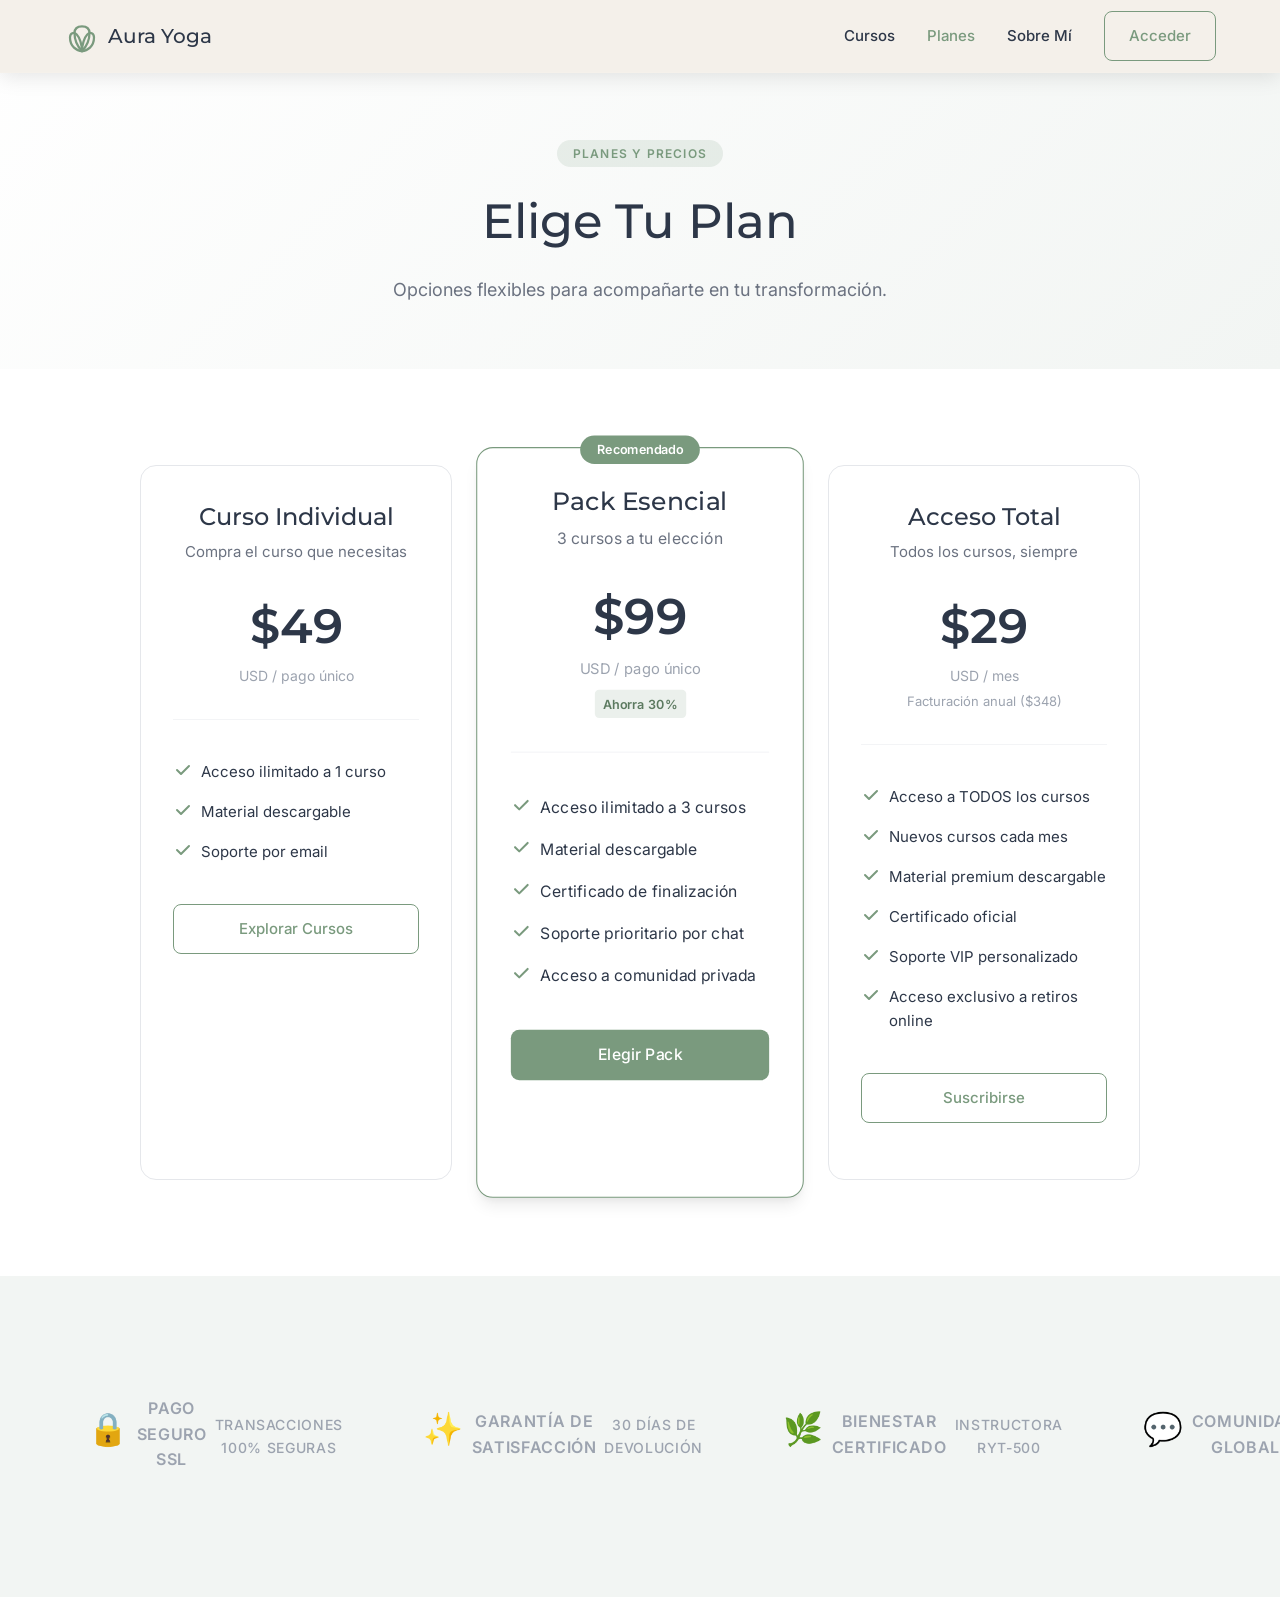
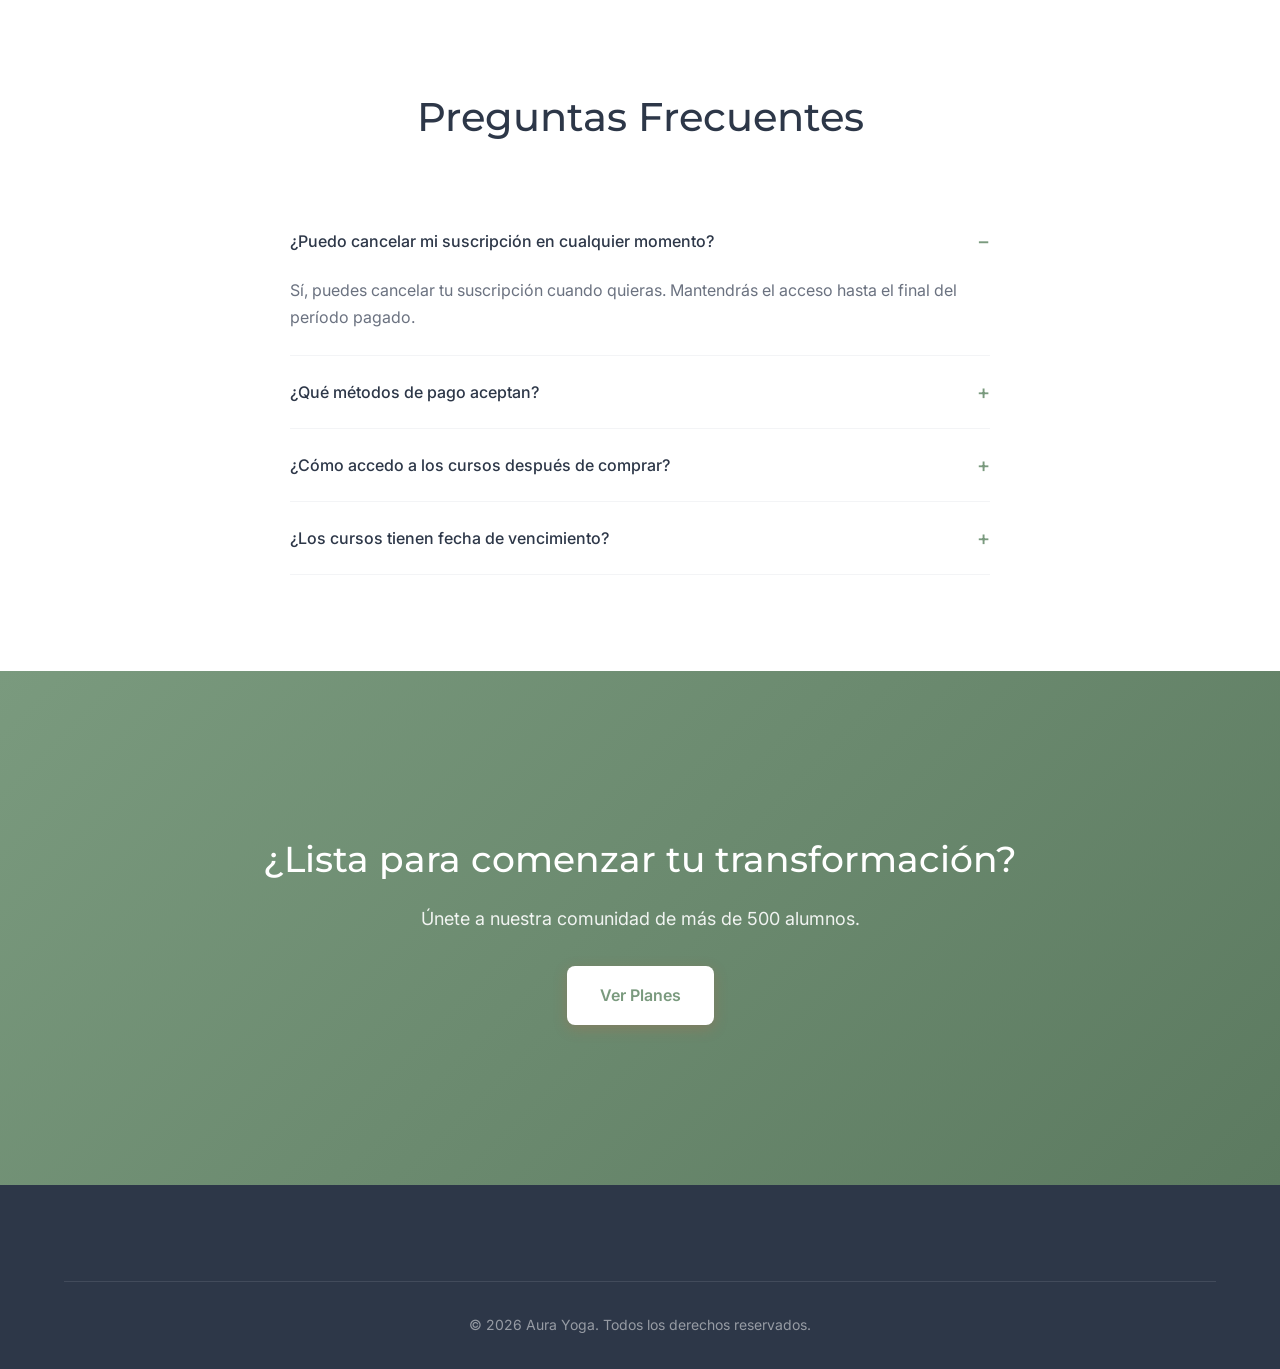
<file: planes.html>
<!DOCTYPE html>
<html lang="es">
<head>
    <meta charset="UTF-8">
    <meta name="viewport" content="width=device-width, initial-scale=1.0">
    <title>Planes y Precios | Aura Yoga</title>
    <meta name="description" content="Elige el plan perfecto para ti. Cursos individuales, packs y acceso total a toda la academia.">
    <link rel="preconnect" href="https://fonts.googleapis.com">
    <link rel="preconnect" href="https://fonts.gstatic.com" crossorigin>
    <link href="https://fonts.googleapis.com/css2?family=Montserrat:wght@400;500;600;700&family=Inter:wght@300;400;500;600&display=swap" rel="stylesheet">
    <link rel="stylesheet" href="styles.css">
</head>
<body>
    <header class="header">
        <nav class="nav container">
            <a href="index.html" class="logo">
                <svg class="logo-icon" viewBox="0 0 24 24" fill="none" stroke="currentColor" stroke-width="1.5">
                    <path d="M12 22c-3.5-3.5-5-8-5-12 0-3 2-4.5 5-4.5s5 1.5 5 4.5c0 4-1.5 8.5-5 12z"/>
                    <path d="M12 22c-3.5 0-8-3-8-9 0-3 2.5-4 4.5-2C10.5 13 12 18 12 22z"/>
                    <path d="M12 22c3.5 0 8-3 8-9 0-3-2.5-4-4.5-2C13.5 13 12 18 12 22z"/>
                </svg>
                <span class="logo-text">Aura Yoga</span>
            </a>
            <button class="nav-toggle" aria-label="Abrir menú"><span></span><span></span><span></span></button>
            <ul class="nav-menu">
                <li><a href="cursos.html" class="nav-link">Cursos</a></li>
                <li><a href="planes.html" class="nav-link active">Planes</a></li>
                <li><a href="index.html#sobre-mi" class="nav-link">Sobre Mí</a></li>
                <li><a href="#" class="nav-link btn btn-outline">Acceder</a></li>
            </ul>
        </nav>
    </header>

    <section class="page-hero pricing-hero">
        <div class="container">
            <span class="section-tag">Planes y Precios</span>
            <h1 class="page-title">Elige Tu Plan</h1>
            <p class="page-subtitle">Opciones flexibles para acompañarte en tu transformación.</p>
        </div>
    </section>

    <section class="section pricing-section">
        <div class="container">
            <div class="pricing-grid">
                <!-- Plan Individual -->
                <div class="pricing-card">
                    <div class="pricing-header">
                        <h3 class="pricing-name">Curso Individual</h3>
                        <p class="pricing-description">Compra el curso que necesitas</p>
                    </div>
                    <div class="pricing-price">
                        <span class="price-amount">$49</span>
                        <span class="price-period">USD / pago único</span>
                    </div>
                    <ul class="pricing-features">
                        <li><svg class="check-icon" viewBox="0 0 20 20" fill="currentColor"><path fill-rule="evenodd" d="M16.707 5.293a1 1 0 010 1.414l-8 8a1 1 0 01-1.414 0l-4-4a1 1 0 011.414-1.414L8 12.586l7.293-7.293a1 1 0 011.414 0z"/></svg> Acceso ilimitado a 1 curso</li>
                        <li><svg class="check-icon" viewBox="0 0 20 20" fill="currentColor"><path fill-rule="evenodd" d="M16.707 5.293a1 1 0 010 1.414l-8 8a1 1 0 01-1.414 0l-4-4a1 1 0 011.414-1.414L8 12.586l7.293-7.293a1 1 0 011.414 0z"/></svg> Material descargable</li>
                        <li><svg class="check-icon" viewBox="0 0 20 20" fill="currentColor"><path fill-rule="evenodd" d="M16.707 5.293a1 1 0 010 1.414l-8 8a1 1 0 01-1.414 0l-4-4a1 1 0 011.414-1.414L8 12.586l7.293-7.293a1 1 0 011.414 0z"/></svg> Soporte por email</li>
                    </ul>
                    <a href="cursos.html" class="btn btn-outline btn-block">Explorar Cursos</a>
                </div>

                <!-- Pack Esencial - Destacado -->
                <div class="pricing-card featured">
                    <div class="pricing-badge">Recomendado</div>
                    <div class="pricing-header">
                        <h3 class="pricing-name">Pack Esencial</h3>
                        <p class="pricing-description">3 cursos a tu elección</p>
                    </div>
                    <div class="pricing-price">
                        <span class="price-amount">$99</span>
                        <span class="price-period">USD / pago único</span>
                        <span class="price-savings">Ahorra 30%</span>
                    </div>
                    <ul class="pricing-features">
                        <li><svg class="check-icon" viewBox="0 0 20 20" fill="currentColor"><path fill-rule="evenodd" d="M16.707 5.293a1 1 0 010 1.414l-8 8a1 1 0 01-1.414 0l-4-4a1 1 0 011.414-1.414L8 12.586l7.293-7.293a1 1 0 011.414 0z"/></svg> Acceso ilimitado a 3 cursos</li>
                        <li><svg class="check-icon" viewBox="0 0 20 20" fill="currentColor"><path fill-rule="evenodd" d="M16.707 5.293a1 1 0 010 1.414l-8 8a1 1 0 01-1.414 0l-4-4a1 1 0 011.414-1.414L8 12.586l7.293-7.293a1 1 0 011.414 0z"/></svg> Material descargable</li>
                        <li><svg class="check-icon" viewBox="0 0 20 20" fill="currentColor"><path fill-rule="evenodd" d="M16.707 5.293a1 1 0 010 1.414l-8 8a1 1 0 01-1.414 0l-4-4a1 1 0 011.414-1.414L8 12.586l7.293-7.293a1 1 0 011.414 0z"/></svg> Certificado de finalización</li>
                        <li><svg class="check-icon" viewBox="0 0 20 20" fill="currentColor"><path fill-rule="evenodd" d="M16.707 5.293a1 1 0 010 1.414l-8 8a1 1 0 01-1.414 0l-4-4a1 1 0 011.414-1.414L8 12.586l7.293-7.293a1 1 0 011.414 0z"/></svg> Soporte prioritario por chat</li>
                        <li><svg class="check-icon" viewBox="0 0 20 20" fill="currentColor"><path fill-rule="evenodd" d="M16.707 5.293a1 1 0 010 1.414l-8 8a1 1 0 01-1.414 0l-4-4a1 1 0 011.414-1.414L8 12.586l7.293-7.293a1 1 0 011.414 0z"/></svg> Acceso a comunidad privada</li>
                    </ul>
                    <a href="https://pay.hotmart.com/PACK_ESENCIAL" class="btn btn-primary btn-block" target="_blank">Elegir Pack</a>
                </div>

                <!-- Acceso Total -->
                <div class="pricing-card">
                    <div class="pricing-header">
                        <h3 class="pricing-name">Acceso Total</h3>
                        <p class="pricing-description">Todos los cursos, siempre</p>
                    </div>
                    <div class="pricing-price">
                        <span class="price-amount">$29</span>
                        <span class="price-period">USD / mes</span>
                        <span class="price-annual">Facturación anual ($348)</span>
                    </div>
                    <ul class="pricing-features">
                        <li><svg class="check-icon" viewBox="0 0 20 20" fill="currentColor"><path fill-rule="evenodd" d="M16.707 5.293a1 1 0 010 1.414l-8 8a1 1 0 01-1.414 0l-4-4a1 1 0 011.414-1.414L8 12.586l7.293-7.293a1 1 0 011.414 0z"/></svg> Acceso a TODOS los cursos</li>
                        <li><svg class="check-icon" viewBox="0 0 20 20" fill="currentColor"><path fill-rule="evenodd" d="M16.707 5.293a1 1 0 010 1.414l-8 8a1 1 0 01-1.414 0l-4-4a1 1 0 011.414-1.414L8 12.586l7.293-7.293a1 1 0 011.414 0z"/></svg> Nuevos cursos cada mes</li>
                        <li><svg class="check-icon" viewBox="0 0 20 20" fill="currentColor"><path fill-rule="evenodd" d="M16.707 5.293a1 1 0 010 1.414l-8 8a1 1 0 01-1.414 0l-4-4a1 1 0 011.414-1.414L8 12.586l7.293-7.293a1 1 0 011.414 0z"/></svg> Material premium descargable</li>
                        <li><svg class="check-icon" viewBox="0 0 20 20" fill="currentColor"><path fill-rule="evenodd" d="M16.707 5.293a1 1 0 010 1.414l-8 8a1 1 0 01-1.414 0l-4-4a1 1 0 011.414-1.414L8 12.586l7.293-7.293a1 1 0 011.414 0z"/></svg> Certificado oficial</li>
                        <li><svg class="check-icon" viewBox="0 0 20 20" fill="currentColor"><path fill-rule="evenodd" d="M16.707 5.293a1 1 0 010 1.414l-8 8a1 1 0 01-1.414 0l-4-4a1 1 0 011.414-1.414L8 12.586l7.293-7.293a1 1 0 011.414 0z"/></svg> Soporte VIP personalizado</li>
                        <li><svg class="check-icon" viewBox="0 0 20 20" fill="currentColor"><path fill-rule="evenodd" d="M16.707 5.293a1 1 0 010 1.414l-8 8a1 1 0 01-1.414 0l-4-4a1 1 0 011.414-1.414L8 12.586l7.293-7.293a1 1 0 011.414 0z"/></svg> Acceso exclusivo a retiros online</li>
                    </ul>
                    <a href="https://pay.hotmart.com/ACCESO_TOTAL" class="btn btn-outline btn-block" target="_blank">Suscribirse</a>
                </div>
            </div>
        </div>
    </section>

    <!-- Trust Badges -->
    <section class="section trust-section">
        <div class="container">
            <div class="trust-grid">
                <div class="trust-item">
                    <div class="trust-icon">🔒</div>
                    <h4>Pago Seguro SSL</h4>
                    <p>Transacciones 100% seguras</p>
                </div>
                <div class="trust-item">
                    <div class="trust-icon">✨</div>
                    <h4>Garantía de Satisfacción</h4>
                    <p>30 días de devolución</p>
                </div>
                <div class="trust-item">
                    <div class="trust-icon">🌿</div>
                    <h4>Bienestar Certificado</h4>
                    <p>Instructora RYT-500</p>
                </div>
                <div class="trust-item">
                    <div class="trust-icon">💬</div>
                    <h4>Comunidad Global</h4>
                    <p>+500 alumnos activos</p>
                </div>
            </div>
        </div>
    </section>

    <!-- FAQ -->
    <section class="section faq-section">
        <div class="container">
            <div class="section-header">
                <h2 class="section-title">Preguntas Frecuentes</h2>
            </div>
            <div class="faq-list">
                <div class="faq-item active">
                    <button class="faq-question"><span>¿Puedo cancelar mi suscripción en cualquier momento?</span><span class="faq-toggle">−</span></button>
                    <div class="faq-answer"><p>Sí, puedes cancelar tu suscripción cuando quieras. Mantendrás el acceso hasta el final del período pagado.</p></div>
                </div>
                <div class="faq-item">
                    <button class="faq-question"><span>¿Qué métodos de pago aceptan?</span><span class="faq-toggle">+</span></button>
                    <div class="faq-answer"><p>Aceptamos todas las tarjetas de crédito y débito principales a través de Hotmart, nuestra plataforma de pagos segura.</p></div>
                </div>
                <div class="faq-item">
                    <button class="faq-question"><span>¿Cómo accedo a los cursos después de comprar?</span><span class="faq-toggle">+</span></button>
                    <div class="faq-answer"><p>Inmediatamente después de tu compra, recibirás un email con las instrucciones de acceso. Podrás ver los cursos desde cualquier dispositivo.</p></div>
                </div>
                <div class="faq-item">
                    <button class="faq-question"><span>¿Los cursos tienen fecha de vencimiento?</span><span class="faq-toggle">+</span></button>
                    <div class="faq-answer"><p>Los cursos individuales y packs tienen acceso de por vida. Las suscripciones mantienen el acceso mientras esté activa.</p></div>
                </div>
            </div>
        </div>
    </section>

    <section class="section cta-section">
        <div class="container"><div class="cta-box">
            <h2 class="cta-title">¿Lista para comenzar tu transformación?</h2>
            <p class="cta-subtitle">Únete a nuestra comunidad de más de 500 alumnos.</p>
            <a href="#" class="btn btn-primary btn-lg" onclick="window.scrollTo({top: 400, behavior: 'smooth'}); return false;">Ver Planes</a>
        </div></div>
    </section>

    <footer class="footer">
        <div class="container">
            <div class="footer-bottom"><p>&copy; 2026 Aura Yoga. Todos los derechos reservados.</p></div>
        </div>
    </footer>
    <script src="script.js"></script>
</body>
</html>
</file>
<file: styles.css>
/* ========================================
   Academia Online de Yoga - Styles
   Design System: Zen Minimalist
   ======================================== */

/* ========== CSS Variables ========== */
:root {
  /* Colors */
  --color-primary: #7a9a7e;
  --color-primary-dark: #5c7a60;
  --color-primary-light: #9bb89e;
  --color-secondary: #c8b08c;
  --color-secondary-light: #e5d9c3;
  --color-accent: #d4a574;
  --color-accent-cta: #d1603d; /* Terracota cálido para conversiones */
  --color-header-bg: #f4f0ea; /* Beige cálido elegante / Sand */

  --color-bg: #ffffff;
  --color-bg-alt: #f2f5f3; /* Verde salvia ultra suave orgánico */
  --color-bg-card: #ffffff;

  --color-text: #2d3748;
  --color-text-light: #6b7280;
  --color-text-muted: #9ca3af;

  --color-border: #e5e7eb;
  --color-border-light: #f3f4f6;

  /* Typography */
  --font-heading: "Montserrat", "Inter", sans-serif;
  --font-body: "Inter", -apple-system, BlinkMacSystemFont, sans-serif;

  /* Spacing */
  --space-xs: 0.25rem;
  --space-sm: 0.5rem;
  --space-md: 1rem;
  --space-lg: 1.5rem;
  --space-xl: 2rem;
  --space-2xl: 3rem;
  --space-3xl: 4rem;
  --space-4xl: 6rem;

  /* Border Radius */
  --radius-sm: 4px;
  --radius-md: 8px;
  --radius-lg: 16px;
  --radius-xl: 24px;
  --radius-full: 9999px;

  /* Shadows */
  --shadow-sm: 0 1px 2px rgba(0, 0, 0, 0.05);
  --shadow-md:
    0 4px 6px -1px rgba(0, 0, 0, 0.07), 0 2px 4px -1px rgba(0, 0, 0, 0.04);
  --shadow-lg:
    0 10px 15px -3px rgba(0, 0, 0, 0.08), 0 4px 6px -2px rgba(0, 0, 0, 0.04);
  --shadow-xl:
    0 20px 25px -5px rgba(0, 0, 0, 0.1), 0 10px 10px -5px rgba(0, 0, 0, 0.04);

  /* Transitions */
  --transition-fast: 150ms ease;
  --transition-base: 250ms ease;
  --transition-slow: 350ms ease;

  /* Container */
  --container-max: 1200px;
  --container-padding: 1.5rem;
}

/* ========== Reset & Base ========== */
*,
*::before,
*::after {
  box-sizing: border-box;
  margin: 0;
  padding: 0;
}

html {
  scroll-behavior: smooth;
  -webkit-font-smoothing: antialiased;
  -moz-osx-font-smoothing: grayscale;
}

body {
  font-family: var(--font-body);
  font-size: 1rem;
  line-height: 1.6;
  color: var(--color-text);
  background-color: var(--color-bg);
}

img {
  max-width: 100%;
  height: auto;
  display: block;
}

a {
  color: inherit;
  text-decoration: none;
}

ul,
ol {
  list-style: none;
}

/* ========== Utility Classes ========== */
.container {
  max-width: var(--container-max);
  margin: 0 auto;
  padding: 0 var(--container-padding);
}

.section {
  padding: var(--space-4xl) 0;
}

/* Background util para secciones orgánicas */
.bg-alt {
  background-color: var(--color-bg-alt);
}

.section-header {
  text-align: center;
  max-width: 640px;
  margin: 0 auto var(--space-3xl);
}

.section-tag {
  display: inline-block;
  font-size: 0.75rem;
  font-weight: 600;
  text-transform: uppercase;
  letter-spacing: 0.1em;
  color: var(--color-primary);
  background: var(--color-primary-light);
  background: rgba(122, 154, 126, 0.15);
  padding: var(--space-xs) var(--space-md);
  border-radius: var(--radius-full);
  margin-bottom: var(--space-md);
}

.section-title {
  font-family: var(--font-heading);
  font-size: clamp(1.75rem, 4vw, 2.5rem);
  font-weight: 500;
  color: var(--color-text);
  line-height: 1.2;
  margin-bottom: var(--space-md);
}

.section-subtitle {
  font-size: 1.1rem;
  color: var(--color-text-light);
}

.section-cta {
  text-align: center;
  margin-top: var(--space-3xl);
}

/* ========== Buttons ========== */
.btn {
  display: inline-flex;
  align-items: center;
  justify-content: center;
  gap: var(--space-sm);
  font-family: var(--font-body);
  font-size: 0.9375rem;
  font-weight: 500;
  padding: 0.75rem 1.5rem;
  border-radius: var(--radius-md);
  border: none;
  cursor: pointer;
  transition: all var(--transition-base);
  text-decoration: none;
}

.btn-primary {
  background: var(--color-primary);
  color: white;
}

/* Botón destinado a CTAs de Venta/Conversión */
.course-card .btn-primary,
.cta-section .btn-primary {
  background: var(--color-accent-cta);
  color: white;
  font-weight: 600;
  box-shadow: 0 4px 14px rgba(209, 96, 61, 0.25); /* Sombra sutil color terracota */
  border: 1px solid rgba(255, 255, 255, 0.1);
}

.btn-primary:hover {
  background: var(--color-primary-dark);
  transform: translateY(-2px);
  box-shadow: var(--shadow-md);
}

.course-card .btn-primary:hover,
.cta-section .btn-primary:hover {
  background: var(--color-text); /* O un derivado oscuro de color-accent-cta */
  box-shadow: 0 6px 20px rgba(45, 55, 72, 0.3);
  transform: translateY(-2px);
}

.btn-outline {
  background: transparent;
  color: var(--color-primary);
  border: 1.5px solid var(--color-primary);
}

.btn-outline:hover {
  background: var(--color-primary);
  color: white;
}

.btn-ghost {
  background: transparent;
  color: var(--color-text);
  padding: 0.75rem 1rem;
}

.btn-ghost:hover {
  color: var(--color-primary);
}

.btn-sm {
  font-size: 0.9375rem; /* Un pelín más grande para presencia */
  padding: 0.6rem 1.25rem;
}

.btn-lg {
  font-size: 1rem;
  padding: 1rem 2rem;
}

/* ========== Header / Navigation ========== */
.header {
  position: fixed;
  top: 0;
  left: 0;
  right: 0;
  z-index: 1000;
  background: var(--color-header-bg);
  box-shadow: 0 4px 20px rgba(0, 0, 0, 0.1);
  border-bottom: 1px solid rgba(255, 255, 255, 0.05);
}

.nav {
  display: flex;
  align-items: center;
  justify-content: space-between;
  height: 72px;
}

.logo {
  display: flex;
  align-items: center;
  gap: var(--space-sm);
}

.logo-icon {
  width: 36px;
  height: 36px;
  color: var(--color-primary); /* Restaurado a verde para el fondo claro */
}

.logo-text {
  font-family: var(--font-heading);
  font-size: 1.25rem;
  font-weight: 500;
  color: var(--color-text);
}

.nav-menu {
  display: flex;
  align-items: center;
  gap: var(--space-xl);
}

.nav-link {
  font-size: 0.9375rem;
  font-weight: 500;
  color: var(--color-text);
  transition: color var(--transition-fast);
}

.nav-link:hover {
  color: var(--color-primary);
}

.header .btn-outline {
  border-color: var(--color-primary);
  color: var(--color-primary);
}

.header .btn-outline:hover {
  background: var(--color-primary);
  color: white;
}

.nav-toggle {
  display: none;
  flex-direction: column;
  gap: 5px;
  background: none;
  border: none;
  cursor: pointer;
  padding: var(--space-sm);
}

.nav-toggle span {
  width: 24px;
  height: 2px;
  background: var(--color-text);
  transition: all var(--transition-fast);
}

/* ========== Hero Section ========== */
/* ========== Hero Section ========== */
.hero {
  min-height: 100vh;
  display: flex;
  align-items: center;
  padding-top: 72px;
  position: relative;
  overflow: hidden;
  /* Overlay oscuro para lectura sobre imagen responsive */
  background:
    linear-gradient(
      to bottom,
      rgba(44, 53, 48, 0.65),
      /* Tono oscuro a juego con cabecera verde */ rgba(44, 53, 48, 0.85)
    ),
    url("https://images.unsplash.com/photo-1544367567-0f2fcb009e0b?w=1920&q=80")
      center/cover no-repeat;
  text-align: center;
}

.hero-content {
  display: flex;
  flex-direction: column;
  align-items: center;
  max-width: 800px;
  margin: 0 auto;
  position: relative;
  z-index: 1;
}

.hero-title {
  font-family: var(--font-heading);
  font-size: clamp(2rem, 5vw, 3.25rem);
  font-weight: 500;
  line-height: 1.15;
  margin-bottom: var(--space-lg);
  color: white; /* Contraste máximo */
}

.hero-title .accent {
  color: var(--color-accent); /* Dorado/arena para resaltar */
}

.hero-subtitle {
  font-size: 1.125rem;
  color: rgba(255, 255, 255, 0.9);
  margin-bottom: var(--space-xl);
  max-width: 600px;
}

.hero-cta {
  display: flex;
  justify-content: center;
  gap: var(--space-md);
  flex-wrap: wrap;
  margin-bottom: var(--space-2xl);
}

.hero .btn-ghost {
  color: white; /* Adaptacion para vista oscura */
}
.hero .btn-ghost:hover {
  color: var(--color-accent);
}

.hero-stats {
  display: flex;
  justify-content: center;
  gap: var(--space-2xl);
}

.stat {
  display: flex;
  flex-direction: column;
}

.stat-number {
  font-family: var(--font-heading);
  font-size: 1.75rem;
  font-weight: 600;
  color: var(--color-primary);
}

.hero .stat-number {
  color: var(--color-accent);
}

.stat-label {
  font-size: 0.875rem;
  color: var(--color-text-muted);
}

.hero .stat-label {
  color: rgba(255, 255, 255, 0.8);
}

/* ========== Trust Indicators (Escudo Hero) ========== */
.trust-indicators {
  background: white;
  border-bottom: 1px solid var(--color-border-light);
  padding: var(--space-md) 0;
  margin-top: -1px; /* Para prevenir artefactos visuales si Hero no cubre 100vh total */
}

.trust-flex {
  display: flex;
  align-items: center;
  justify-content: center;
  flex-wrap: wrap;
  gap: var(--space-2xl);
}

.trust-item {
  display: flex;
  align-items: center;
  gap: var(--space-sm);
  color: var(--color-text-muted);
  font-size: 0.8125rem;
  font-weight: 500;
  text-transform: uppercase;
  letter-spacing: 0.05em;
}

.trust-item svg {
  color: var(--color-primary);
  opacity: 0.8;
}

/* ========== Course Cards ========== */
.courses-preview {
  background: var(--color-bg-alt);
}

.courses-grid {
  display: grid;
  grid-template-columns: repeat(auto-fit, minmax(320px, 1fr));
  gap: var(--space-xl);
}

.course-card {
  background: var(--color-bg-card);
  border-radius: var(--radius-lg);
  overflow: hidden;
  box-shadow: var(--shadow-sm);
  transition: all var(--transition-base);
}

.course-card:hover {
  transform: translateY(-4px);
  box-shadow: var(--shadow-lg);
}

.course-image {
  position: relative;
  aspect-ratio: 16/10;
  overflow: hidden;
}

.course-image img {
  width: 100%;
  height: 100%;
  object-fit: cover;
  transition: transform var(--transition-slow);
}

.course-card:hover .course-image img {
  transform: scale(1.05);
}

.course-badge {
  position: absolute;
  top: var(--space-md);
  left: var(--space-md);
  font-size: 0.75rem;
  font-weight: 600;
  padding: var(--space-xs) var(--space-sm);
  background: var(--color-primary);
  color: white;
  border-radius: var(--radius-sm);
}

.course-badge.badge-intermediate {
  background: var(--color-secondary);
  color: var(--color-text);
}

.course-content {
  padding: var(--space-xl);
}

.course-title {
  font-family: var(--font-heading);
  font-size: 1.25rem;
  font-weight: 500;
  margin-bottom: var(--space-sm);
  line-height: 1.3;
}

.course-description {
  font-size: 0.9375rem;
  color: var(--color-text-light);
  margin-bottom: var(--space-md);
  line-height: 1.7;
  display: -webkit-box;
  -webkit-line-clamp: 2;
  -webkit-box-orient: vertical;
  overflow: hidden;
}

.course-meta {
  display: flex;
  align-items: center;
  gap: var(--space-lg);
  font-size: 0.875rem;
  color: var(--color-text-muted);
  margin-bottom: var(--space-md);
}

.course-duration {
  display: flex;
  align-items: center;
  gap: var(--space-xs);
}

.course-footer {
  display: flex;
  align-items: center;
  justify-content: space-between;
  padding-top: var(--space-md);
  border-top: 1px solid var(--color-border-light);
}

.price-container {
  display: flex;
  flex-direction: column;
}

.course-price {
  font-family: var(--font-heading);
  font-size: 1.25rem;
  font-weight: 600;
  color: var(--color-primary);
  line-height: 1.2;
}

.course-microcopy {
  font-size: 0.75rem;
  color: var(--color-text-muted);
  margin-top: 2px;
}

/* ========== How It Works ========== */
.steps-grid {
  display: grid;
  grid-template-columns: repeat(auto-fit, minmax(280px, 1fr));
  gap: var(--space-2xl);
}

.step {
  text-align: center;
  padding: var(--space-xl);
}

.step-number {
  display: inline-flex;
  align-items: center;
  justify-content: center;
  width: 56px;
  height: 56px;
  font-family: var(--font-heading);
  font-size: 1.5rem;
  font-weight: 600;
  color: var(--color-primary);
  background: rgba(122, 154, 126, 0.1);
  border-radius: var(--radius-full);
  margin-bottom: var(--space-lg);
}

.step-title {
  font-family: var(--font-heading);
  font-size: 1.25rem;
  font-weight: 500;
  margin-bottom: var(--space-sm);
}

.step-description {
  font-size: 0.9375rem;
  color: var(--color-text-light);
}

/* ========== About Section ========== */
.about {
  background: var(--color-bg-alt);
}

.about-grid {
  display: grid;
  grid-template-columns: 1fr 1fr;
  gap: var(--space-4xl);
  align-items: center;
}

.about-image {
  position: relative;
}

.about-image img {
  width: 100%;
  max-width: 450px;
  border-radius: var(--radius-xl);
  box-shadow: var(--shadow-lg);
}

.about-image::before {
  content: "";
  position: absolute;
  bottom: -20px;
  left: -20px;
  width: 100%;
  height: 100%;
  background: var(--color-primary-light);
  opacity: 0.3;
  border-radius: var(--radius-xl);
  z-index: -1;
}

.about-content .section-tag {
  margin-bottom: var(--space-sm);
}

.about-content .section-title {
  text-align: left;
  margin-bottom: var(--space-lg);
}

.about-text {
  font-size: 1.0625rem;
  color: var(--color-text-light);
  margin-bottom: var(--space-md);
  line-height: 1.8;
}

.about-credentials {
  margin-top: var(--space-xl);
  display: flex;
  flex-direction: column;
  gap: var(--space-sm);
}

.about-credentials li {
  font-size: 0.9375rem;
  color: var(--color-text);
  font-weight: 500;
}

/* ========== Testimonials ========== */
.testimonials-grid {
  display: grid;
  grid-template-columns: repeat(auto-fit, minmax(300px, 1fr));
  gap: var(--space-xl);
}

.testimonial-card {
  background: var(--color-bg-card);
  padding: var(--space-xl);
  border-radius: var(--radius-lg);
  box-shadow: var(--shadow-sm);
  border: 1px solid var(--color-border-light);
}

.testimonial-stars {
  color: var(--color-accent);
  font-size: 1.125rem;
  margin-bottom: var(--space-md);
  letter-spacing: 2px;
}

.testimonial-text {
  font-size: 1rem;
  color: var(--color-text);
  line-height: 1.7;
  margin-bottom: var(--space-lg);
  font-style: italic;
}

.testimonial-author {
  display: flex;
  align-items: center;
  gap: var(--space-md);
}

.testimonial-avatar {
  width: 48px;
  height: 48px;
  border-radius: var(--radius-full);
  object-fit: cover;
}

.testimonial-name {
  display: block;
  font-weight: 600;
  font-size: 0.9375rem;
}

.testimonial-course {
  display: block;
  font-size: 0.8125rem;
  color: var(--color-text-muted);
}

/* ========== CTA Section ========== */
.cta-section {
  background: linear-gradient(
    135deg,
    var(--color-primary) 0%,
    var(--color-primary-dark) 100%
  );
}

.cta-box {
  text-align: center;
  padding: var(--space-3xl) var(--space-xl);
}

.cta-title {
  font-family: var(--font-heading);
  font-size: clamp(1.5rem, 4vw, 2.25rem);
  font-weight: 500;
  color: white;
  margin-bottom: var(--space-md);
}

.cta-subtitle {
  font-size: 1.125rem;
  color: rgba(255, 255, 255, 0.9);
  margin-bottom: var(--space-xl);
}

.cta-section .btn-primary {
  background: white;
  color: var(--color-primary);
}

.cta-section .btn-primary:hover {
  background: var(--color-bg-alt);
  transform: translateY(-2px);
}

/* ========== Footer ========== */
.footer {
  background: var(--color-text);
  color: white;
  padding: var(--space-4xl) 0 var(--space-xl);
}

.footer-grid {
  display: grid;
  grid-template-columns: 2fr 1fr 1fr 1fr;
  gap: var(--space-2xl);
  margin-bottom: var(--space-3xl);
}

.footer-brand .logo {
  margin-bottom: var(--space-md);
}

.footer-brand .logo-icon {
  color: var(--color-primary-light);
}

.footer-brand .logo-text {
  color: white;
}

.footer-tagline {
  font-size: 0.9375rem;
  color: rgba(255, 255, 255, 0.7);
}

.footer-links h4 {
  font-size: 0.875rem;
  font-weight: 600;
  text-transform: uppercase;
  letter-spacing: 0.05em;
  margin-bottom: var(--space-lg);
  color: rgba(255, 255, 255, 0.9);
}

.footer-links ul {
  display: flex;
  flex-direction: column;
  gap: var(--space-sm);
}

.footer-links a {
  font-size: 0.9375rem;
  color: rgba(255, 255, 255, 0.7);
  transition: color var(--transition-fast);
}

.footer-links a:hover {
  color: var(--color-primary-light);
}

.footer-bottom {
  padding-top: var(--space-xl);
  border-top: 1px solid rgba(255, 255, 255, 0.1);
  text-align: center;
}

.footer-bottom p {
  font-size: 0.875rem;
  color: rgba(255, 255, 255, 0.5);
}

/* ========== Responsive ========== */
@media (max-width: 1024px) {
  .hero {
    padding-top: 100px;
  }

  .about-grid {
    grid-template-columns: 1fr;
    text-align: center;
  }

  .about-image {
    display: flex;
    justify-content: center;
  }

  .about-content .section-title {
    text-align: center;
  }

  .about-credentials {
    align-items: center;
  }

  .footer-grid {
    grid-template-columns: 1fr 1fr;
  }
}

@media (max-width: 768px) {
  :root {
    --container-padding: 1rem;
  }

  .section {
    padding: var(--space-3xl) 0;
  }

  .nav-menu {
    position: fixed;
    top: 72px;
    left: 0;
    right: 0;
    bottom: 0;
    background-color: var(--color-header-bg); /* Fondo sólido en tema oscuro */
    z-index: 1050; /* Z-index mayor que header (1000) */
    flex-direction: column;
    justify-content: flex-start;
    padding: var(--space-2xl) var(--space-xl) var(--space-xl);
    gap: var(--space-lg);
    transform: translateX(100%);
    transition: transform var(--transition-base);
  }

  /* Make header button full width on mobile */
  .nav-menu .btn {
    width: 100%;
    margin-top: var(--space-md);
  }

  .nav-menu.active {
    transform: translateX(0);
  }

  .nav-toggle {
    display: flex;
  }

  .hero {
    min-height: auto;
    padding: 120px 0 var(--space-3xl);
  }

  .hero-title {
    font-size: clamp(2rem, 8vw, 2.5rem);
  }

  .hero-stats {
    flex-wrap: wrap;
    gap: var(--space-lg);
  }

  .stat {
    min-width: 80px;
  }

  .courses-grid {
    grid-template-columns: 1fr;
  }

  /* Stack trust indicators on mobile */
  .trust-flex {
    flex-direction: column;
    gap: var(--space-md);
    align-items: flex-start;
  }

  .trust-item {
    width: 100%;
    justify-content: center;
  }

  /* Expand all course buttons to full width for better touch targets */
  .course-footer .btn-primary {
    width: 100%;
    margin-top: var(--space-md);
  }

  .course-footer {
    flex-direction: column;
    align-items: flex-start;
  }

  .footer-grid {
    grid-template-columns: 1fr;
    text-align: center;
  }

  .footer-brand {
    margin-bottom: var(--space-lg);
  }

  .footer-brand .logo {
    justify-content: center;
  }
}

@media (max-width: 480px) {
  .hero-title {
    font-size: 1.75rem;
  }

  .hero-cta {
    flex-direction: column;
  }

  .btn-lg {
    width: 100%;
  }

  .testimonials-grid {
    grid-template-columns: 1fr;
  }
}

/* ========== Page Hero ========== */
.page-hero {
  padding: 140px 0 var(--space-3xl);
  background: linear-gradient(
    135deg,
    var(--color-bg) 0%,
    var(--color-bg-alt) 100%
  );
  text-align: center;
}

.page-title {
  font-family: var(--font-heading);
  font-size: clamp(2rem, 5vw, 3rem);
  font-weight: 500;
  margin-bottom: var(--space-md);
}

.page-subtitle {
  font-size: 1.125rem;
  color: var(--color-text-light);
  max-width: 600px;
  margin: 0 auto;
}

/* ========== Catalog Page ========== */
.catalog-layout {
  display: grid;
  grid-template-columns: 250px 1fr;
  gap: var(--space-2xl);
}

.filters-sidebar {
  position: sticky;
  top: 100px;
  align-self: start;
}

.filter-group {
  margin-bottom: var(--space-xl);
}

.filter-title {
  font-size: 0.875rem;
  font-weight: 600;
  text-transform: uppercase;
  letter-spacing: 0.05em;
  color: var(--color-text);
  margin-bottom: var(--space-md);
}

.filter-option {
  display: flex;
  align-items: center;
  gap: var(--space-sm);
  padding: var(--space-sm) 0;
  cursor: pointer;
}

.filter-checkbox {
  width: 18px;
  height: 18px;
  accent-color: var(--color-primary);
}

.filter-label {
  flex: 1;
  font-size: 0.9375rem;
  color: var(--color-text-light);
}

.filter-count {
  font-size: 0.8125rem;
  color: var(--color-text-muted);
}

.catalog-grid {
  grid-template-columns: repeat(auto-fill, minmax(280px, 1fr));
}

.nav-link.active {
  color: var(--color-primary);
}

/* ========== Course Detail Page ========== */
.course-hero {
  padding: 100px 0 var(--space-2xl);
  background: var(--color-bg-alt);
}

.breadcrumb {
  font-size: 0.875rem;
  color: var(--color-text-muted);
  margin-bottom: var(--space-xl);
}

.breadcrumb a {
  color: var(--color-text-light);
  transition: color var(--transition-fast);
}

.breadcrumb a:hover {
  color: var(--color-primary);
}

.course-hero-grid {
  display: grid;
  grid-template-columns: 1.5fr 1fr;
  gap: var(--space-2xl);
  align-items: center;
}

.video-thumbnail {
  position: relative;
  border-radius: var(--radius-lg);
  overflow: hidden;
}

.video-thumbnail img {
  width: 100%;
  display: block;
}

.play-button {
  position: absolute;
  top: 50%;
  left: 50%;
  transform: translate(-50%, -50%);
  width: 80px;
  height: 80px;
  background: rgba(255, 255, 255, 0.95);
  border: none;
  border-radius: var(--radius-full);
  cursor: pointer;
  display: flex;
  align-items: center;
  justify-content: center;
  transition: all var(--transition-base);
}

.play-button svg {
  width: 32px;
  height: 32px;
  color: var(--color-primary);
  margin-left: 4px;
}

.play-button:hover {
  transform: translate(-50%, -50%) scale(1.1);
  box-shadow: var(--shadow-lg);
}

.course-hero-title {
  font-family: var(--font-heading);
  font-size: clamp(1.75rem, 4vw, 2.5rem);
  font-weight: 500;
  margin: var(--space-md) 0 var(--space-sm);
}

.course-hero-subtitle {
  font-size: 1.125rem;
  color: var(--color-text-light);
  margin-bottom: var(--space-lg);
}

.course-hero-meta {
  display: flex;
  flex-wrap: wrap;
  gap: var(--space-lg);
  font-size: 0.9375rem;
  color: var(--color-text-light);
}

.course-detail-grid {
  display: grid;
  grid-template-columns: 1fr 380px;
  gap: var(--space-3xl);
}

.course-main {
  min-width: 0;
}

.course-section {
  margin-bottom: var(--space-3xl);
}

.course-section h2 {
  font-family: var(--font-heading);
  font-size: 1.5rem;
  font-weight: 500;
  margin-bottom: var(--space-lg);
}

.course-section p {
  color: var(--color-text-light);
  line-height: 1.8;
  margin-bottom: var(--space-md);
}

.learn-list {
  display: grid;
  gap: var(--space-sm);
}

.learn-list li {
  font-size: 1rem;
  color: var(--color-text);
  padding: var(--space-sm) 0;
}

/* Modules Accordion */
.modules-accordion {
  border: 1px solid var(--color-border);
  border-radius: var(--radius-lg);
  overflow: hidden;
}

.module {
  border-bottom: 1px solid var(--color-border);
}

.module:last-child {
  border-bottom: none;
}

.module-header {
  width: 100%;
  display: flex;
  justify-content: space-between;
  align-items: center;
  padding: var(--space-lg);
  background: var(--color-bg);
  border: none;
  font-family: var(--font-body);
  font-size: 1rem;
  font-weight: 500;
  color: var(--color-text);
  cursor: pointer;
  transition: background var(--transition-fast);
}

.module-header:hover {
  background: var(--color-bg-alt);
}

.module-toggle {
  font-size: 1.25rem;
  color: var(--color-primary);
}

.module-content {
  display: none;
  padding: 0 var(--space-lg) var(--space-lg);
  background: var(--color-bg-alt);
}

.module.active .module-content {
  display: block;
}

.class-item {
  display: flex;
  align-items: center;
  gap: var(--space-md);
  padding: var(--space-md);
  background: var(--color-bg);
  border-radius: var(--radius-md);
  margin-bottom: var(--space-sm);
}

.class-number {
  width: 28px;
  height: 28px;
  display: flex;
  align-items: center;
  justify-content: center;
  background: var(--color-primary);
  color: white;
  font-size: 0.75rem;
  font-weight: 600;
  border-radius: var(--radius-full);
}

.class-title {
  flex: 1;
  font-size: 0.9375rem;
}

.class-duration {
  font-size: 0.8125rem;
  color: var(--color-text-muted);
}

/* Instructor Section */
.instructor-card {
  display: flex;
  gap: var(--space-lg);
  align-items: flex-start;
}

.instructor-avatar {
  width: 80px;
  height: 80px;
  border-radius: var(--radius-full);
  object-fit: cover;
}

.instructor-info h3 {
  font-family: var(--font-heading);
  font-size: 1.25rem;
  margin-bottom: var(--space-sm);
}

.instructor-info p {
  font-size: 0.9375rem;
  margin-bottom: var(--space-sm);
}

.instructor-credential {
  font-size: 0.8125rem;
  color: var(--color-primary);
  font-weight: 500;
}

/* Course Sidebar */
.course-sidebar {
  position: sticky;
  top: 100px;
  align-self: start;
}

.purchase-card {
  background: var(--color-bg);
  border: 1px solid var(--color-border);
  border-radius: var(--radius-lg);
  padding: var(--space-xl);
  margin-bottom: var(--space-xl);
}

.price-display {
  margin-bottom: var(--space-lg);
}

.price-current {
  font-family: var(--font-heading);
  font-size: 2rem;
  font-weight: 600;
  color: var(--color-primary);
}

.price-original {
  font-size: 1rem;
  color: var(--color-text-muted);
  text-decoration: line-through;
  margin-left: var(--space-sm);
}

.btn-block {
  width: 100%;
  margin-bottom: var(--space-lg);
}

.purchase-includes {
  margin-bottom: var(--space-lg);
}

.purchase-includes li {
  font-size: 0.9375rem;
  padding: var(--space-sm) 0;
  color: var(--color-text);
}

.guarantee {
  text-align: center;
  font-size: 0.8125rem;
  color: var(--color-text-muted);
}

.testimonials-sidebar h3 {
  font-family: var(--font-heading);
  font-size: 1.125rem;
  margin-bottom: var(--space-md);
}

.testimonial-mini {
  background: var(--color-bg-alt);
  padding: var(--space-md);
  border-radius: var(--radius-md);
  margin-bottom: var(--space-md);
}

.testimonial-mini p {
  font-size: 0.9375rem;
  font-style: italic;
  color: var(--color-text);
  margin-bottom: var(--space-sm);
}

.testimonial-mini span {
  font-size: 0.8125rem;
  color: var(--color-text-muted);
}

/* ========== Pricing Page ========== */
.pricing-grid {
  display: grid;
  grid-template-columns: repeat(3, 1fr);
  gap: var(--space-xl);
  max-width: 1000px;
  margin: 0 auto;
}

.pricing-card {
  background: var(--color-bg);
  border: 1px solid var(--color-border);
  border-radius: var(--radius-lg);
  padding: var(--space-xl);
  position: relative;
  transition: all var(--transition-base);
}

.pricing-card:hover {
  box-shadow: var(--shadow-lg);
  transform: translateY(-4px);
}

.pricing-card.featured {
  border-color: var(--color-primary);
  box-shadow: var(--shadow-lg);
  transform: scale(1.05);
}

.pricing-card.featured:hover {
  transform: scale(1.05) translateY(-4px);
}

.pricing-badge {
  position: absolute;
  top: -12px;
  left: 50%;
  transform: translateX(-50%);
  background: var(--color-primary);
  color: white;
  font-size: 0.75rem;
  font-weight: 600;
  padding: var(--space-xs) var(--space-md);
  border-radius: var(--radius-full);
}

.pricing-header {
  text-align: center;
  margin-bottom: var(--space-lg);
}

.pricing-name {
  font-family: var(--font-heading);
  font-size: 1.5rem;
  font-weight: 500;
  margin-bottom: var(--space-xs);
}

.pricing-description {
  font-size: 0.9375rem;
  color: var(--color-text-light);
}

.pricing-price {
  text-align: center;
  margin-bottom: var(--space-xl);
  padding-bottom: var(--space-xl);
  border-bottom: 1px solid var(--color-border-light);
}

.price-amount {
  font-family: var(--font-heading);
  font-size: 3rem;
  font-weight: 600;
  color: var(--color-text);
}

.price-period {
  display: block;
  font-size: 0.875rem;
  color: var(--color-text-muted);
}

.price-savings {
  display: inline-block;
  margin-top: var(--space-sm);
  background: rgba(122, 154, 126, 0.15);
  color: var(--color-primary-dark);
  font-size: 0.75rem;
  font-weight: 600;
  padding: var(--space-xs) var(--space-sm);
  border-radius: var(--radius-sm);
}

.price-annual {
  display: block;
  font-size: 0.8125rem;
  color: var(--color-text-muted);
  margin-top: var(--space-xs);
}

.pricing-features {
  margin-bottom: var(--space-xl);
}

.pricing-features li {
  display: flex;
  align-items: flex-start;
  gap: var(--space-sm);
  font-size: 0.9375rem;
  padding: var(--space-sm) 0;
  color: var(--color-text);
}

.check-icon {
  width: 20px;
  height: 20px;
  color: var(--color-primary);
  flex-shrink: 0;
}

/* Trust Section */
.trust-section {
  background: var(--color-bg-alt);
}

.trust-grid {
  display: grid;
  grid-template-columns: repeat(4, 1fr);
  gap: var(--space-xl);
  text-align: center;
}

.trust-item {
  padding: var(--space-lg);
}

.trust-icon {
  font-size: 2rem;
  margin-bottom: var(--space-md);
}

.trust-item h4 {
  font-size: 1rem;
  font-weight: 600;
  margin-bottom: var(--space-xs);
}

.trust-item p {
  font-size: 0.875rem;
  color: var(--color-text-muted);
}

/* FAQ Section */
.faq-list {
  max-width: 700px;
  margin: 0 auto;
}

.faq-item {
  border-bottom: 1px solid var(--color-border-light);
}

.faq-question {
  width: 100%;
  display: flex;
  justify-content: space-between;
  align-items: center;
  padding: var(--space-lg) 0;
  background: none;
  border: none;
  font-family: var(--font-body);
  font-size: 1rem;
  font-weight: 500;
  color: var(--color-text);
  text-align: left;
  cursor: pointer;
}

.faq-toggle {
  font-size: 1.25rem;
  color: var(--color-primary);
}

.faq-answer {
  display: none;
  padding-bottom: var(--space-lg);
}

.faq-item.active .faq-answer {
  display: block;
}

.faq-answer p {
  color: var(--color-text-light);
  line-height: 1.7;
}

/* Badge variants */
.badge-advanced {
  background: var(--color-accent);
  color: white;
}

/* Related Courses */
.related-courses {
  background: var(--color-bg-alt);
}

.related-courses .section-title {
  text-align: center;
  margin-bottom: var(--space-2xl);
}

.related-courses .courses-grid {
  max-width: 700px;
  margin: 0 auto;
  grid-template-columns: repeat(2, 1fr);
}

/* Animations */
.animate-item {
  opacity: 0;
  transform: translateY(20px);
  transition:
    opacity 0.5s ease,
    transform 0.5s ease;
}

.animate-item.animate-in {
  opacity: 1;
  transform: translateY(0);
}

/* Responsive for new pages */
@media (max-width: 1024px) {
  .catalog-layout {
    grid-template-columns: 1fr;
  }

  .filters-sidebar {
    position: static;
    display: flex;
    flex-wrap: wrap;
    gap: var(--space-xl);
  }

  .filter-group {
    margin-bottom: 0;
  }

  .course-hero-grid {
    grid-template-columns: 1fr;
  }

  .course-detail-grid {
    grid-template-columns: 1fr;
  }

  .course-sidebar {
    position: static;
  }

  .pricing-grid {
    grid-template-columns: 1fr;
    max-width: 400px;
  }

  .pricing-card.featured {
    transform: none;
    order: -1;
  }

  .trust-grid {
    grid-template-columns: repeat(2, 1fr);
  }
}

@media (max-width: 768px) {
  .related-courses .courses-grid {
    grid-template-columns: 1fr;
  }

  .trust-grid {
    grid-template-columns: 1fr;
  }
}

/* ========== Animations (Flow Flow) ========== */
.fade-in-up {
  opacity: 0;
  transform: translateY(30px);
  transition:
    opacity 0.6s cubic-bezier(0.16, 1, 0.3, 1),
    transform 0.6s cubic-bezier(0.16, 1, 0.3, 1);
  will-change: opacity, transform;
}

.fade-in-up.is-visible {
  opacity: 1;
  transform: translateY(0);
}

/* Stagger delays for grids */
.fade-in-up.delay-1 {
  transition-delay: 50ms;
}
.fade-in-up.delay-2 {
  transition-delay: 150ms;
}
.fade-in-up.delay-3 {
  transition-delay: 250ms;
}
</file>
